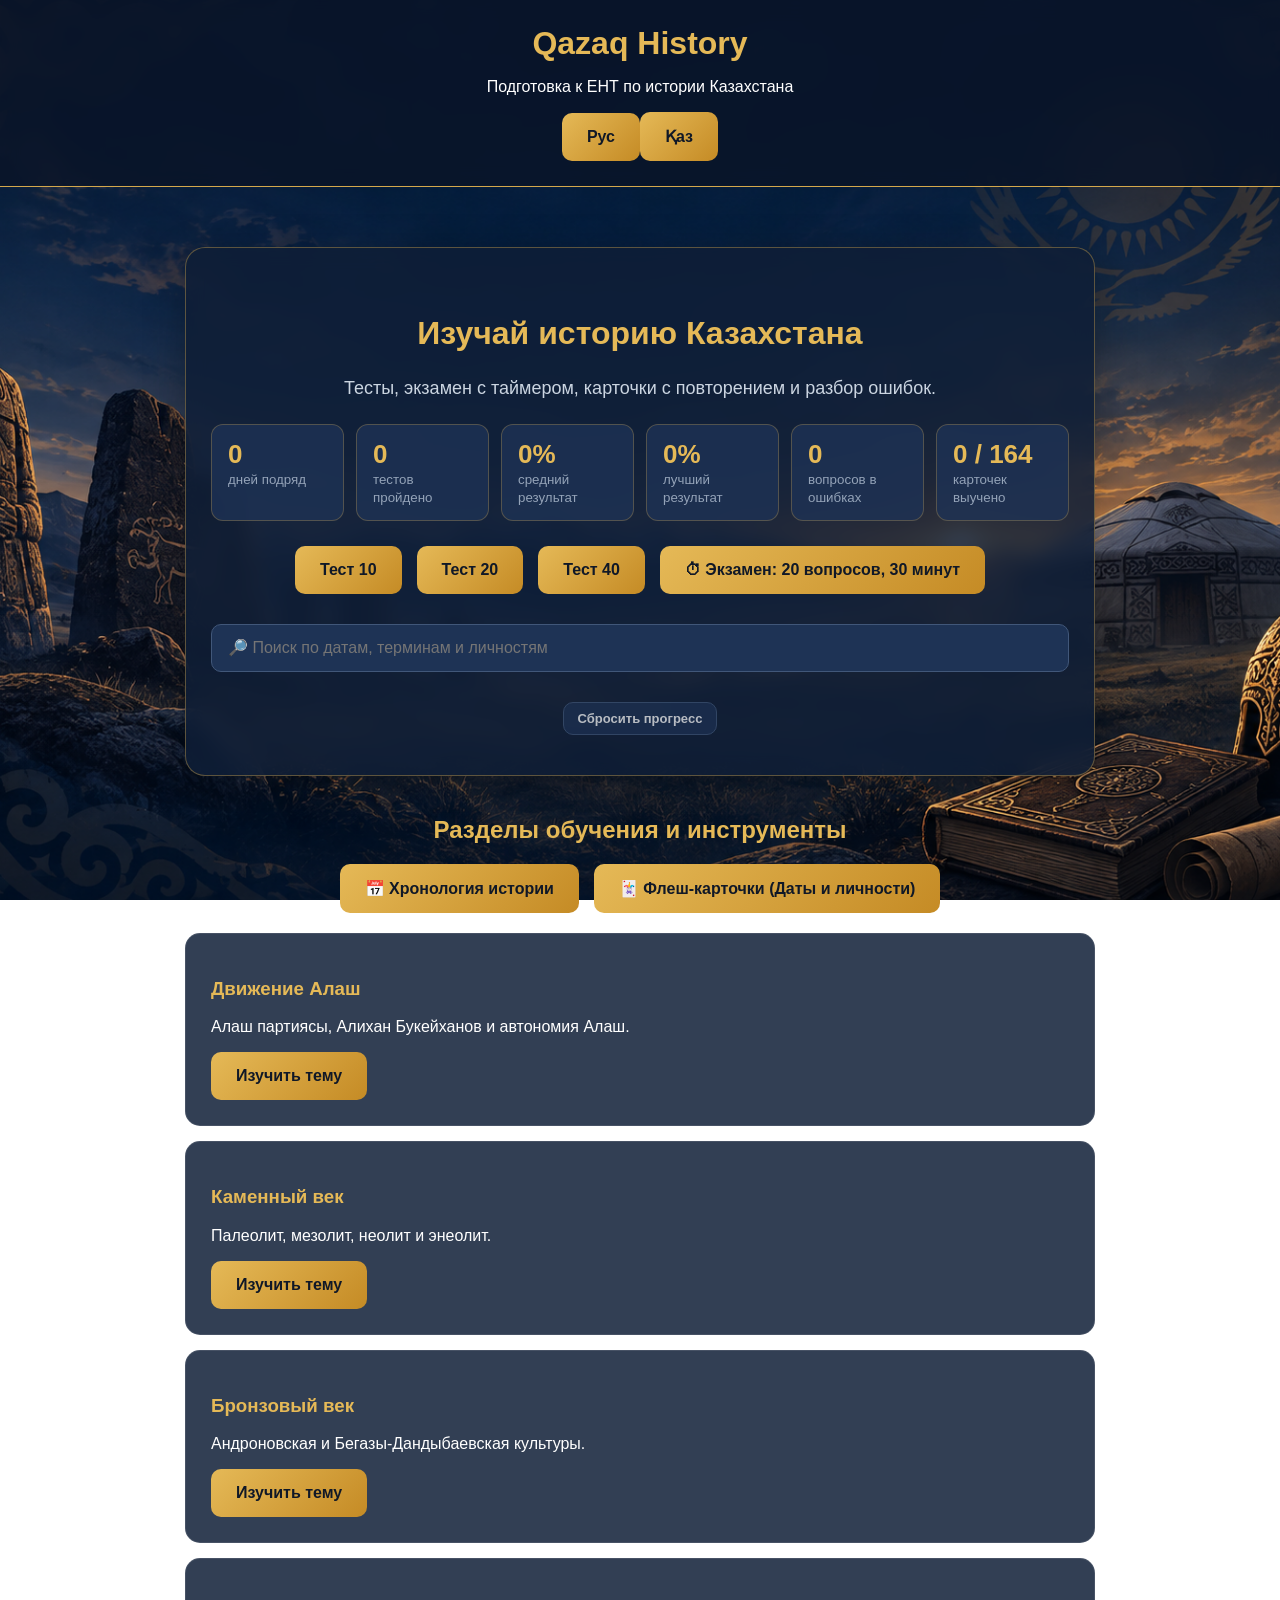
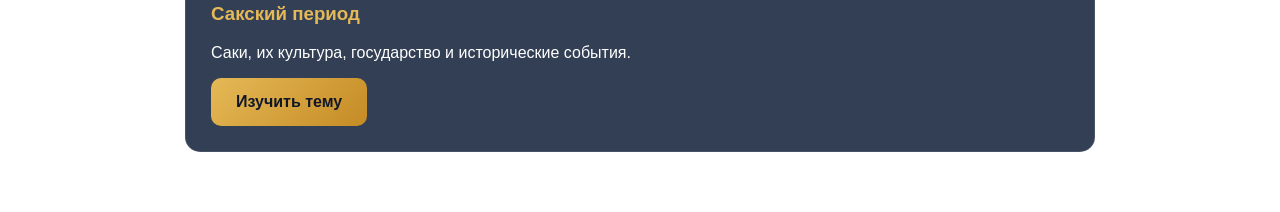
<file: index.html>
<!DOCTYPE html>
<html lang="ru">
<head>
    <meta charset="UTF-8">
    <meta name="viewport" content="width=device-width, initial-scale=1.0">
    <meta name="google-site-verification" content="J-wcHVGQpFS4bearjSTUR0OXeJBZ5PgzmB9jM5A6LLU" />
    <title>Qazaq History — Подготовка к ЕНТ</title>
    <link rel="stylesheet" href="style.css">
    <link rel="stylesheet" href="extra.css">
</head>
<body>

    <header>
        <h1>Qazaq History</h1>
        <p>Подготовка к ЕНТ по истории Казахстана</p>
    </header>

    <main>
        <section class="welcome">
            <h2>Изучай историю Казахстана</h2>
            <p>Тесты, экзамен с таймером, карточки с повторением и разбор ошибок.</p>
            <div id="dash"></div>
        </section>

        <section class="topics">
            <h2>Разделы обучения и инструменты</h2>
            <div class="tools-grid">
                <button onclick="openChronology()">📅 Хронология истории</button>
                <button onclick="openFlashcards()">🃏 Флеш-карточки (Даты и личности)</button>
            </div>

            <div class="topic">
                <h3>Движение Алаш</h3>
                <p>Алаш партиясы, Алихан Букейханов и автономия Алаш.</p>
                <button onclick="openTopic('alash')">Изучить тему</button>
            </div>

            <div class="topic">
                <h3>Каменный век</h3>
                <p>Палеолит, мезолит, неолит и энеолит.</p>
                <button onclick="openTopic('stone')">Изучить тему</button>
            </div>

            <div class="topic">
                <h3>Бронзовый век</h3>
                <p>Андроновская и Бегазы-Дандыбаевская культуры.</p>
                <button onclick="openTopic('bronze')">Изучить тему</button>
            </div>

            <div class="topic">
                <h3>Сакский период</h3>
                <p>Саки, их культура, государство и исторические события.</p>
                <button onclick="openTopic('saka')">Изучить тему</button>
            </div>
        </section>
    </main>

    <script src="script.js"></script>
    <script src="boost.js"></script>
    <script src="lang.js"></script>
    <script src="kk1.js"></script>
</body>
</html>
</file>
<file: style.css>
* {
    box-sizing: border-box;
}

body {
    margin: 0;
    font-family: Arial, sans-serif;

    background-image: url("background.png");
    background-size: cover;
    background-position: center;
    background-attachment: fixed;

    min-height: 100vh;
    color: white;
}

header {
    background: rgba(10, 20, 40, 0.85);
    border-bottom: 1px solid #d4a84c;
    padding: 25px;
    text-align: center;
    backdrop-filter: blur(10px);
}

header h1 {
    color: #e5b957;
    font-size: 32px;
    margin: 0;
}

main {
    max-width: 950px;
    margin: 40px auto;
    padding: 20px;
}

.welcome {
    background: rgba(15, 30, 55, 0.85);
    padding: 40px 25px;
    border: 1px solid rgba(212, 168, 76, 0.4);
    border-radius: 20px;
    text-align: center;
    backdrop-filter: blur(10px);
    box-shadow: 0 10px 40px rgba(0, 0, 0, 0.3);
}

.welcome h2 {
    font-size: 32px;
    color: #e5b957;
}

.welcome p {
    color: #cbd5e1;
    font-size: 18px;
}

button {
    background: linear-gradient(135deg, #e5b957, #c58b25);
    color: #101827;
    border: none;
    padding: 15px 25px;
    border-radius: 10px;
    cursor: pointer;
    font-size: 16px;
    font-weight: bold;
    transition: 0.2s;
}

button:hover {
    transform: translateY(-2px);
    box-shadow: 0 5px 20px rgba(229, 185, 87, 0.3);
}

.topics {
    margin-top: 40px;
}

.topics h2 {
    color: #e5b957;
    text-align: center;
}

.topic {
    background: rgba(15, 30, 55, 0.85);
    padding: 25px;
    margin-top: 15px;
    border-radius: 15px;
    border: 1px solid rgba(255, 255, 255, 0.1);
    transition: 0.2s;
}

.topic:hover {
    border-color: #e5b957;
    transform: translateY(-3px);
}

.topic h3 {
    color: #e5b957;
}

.quiz {
    background: rgba(15, 30, 55, 0.95);
    padding: 30px;
    border-radius: 20px;
    border: 1px solid rgba(212, 168, 76, 0.4);
}

.quiz h2 {
    color: #e5b957;
}

.progress {
    color: #94a3b8;
}

.answers {
    display: grid;
    gap: 12px;
    margin-top: 25px;
}

.answer {
    background: #1e3355;
    color: white;
    border: 1px solid #415779;
    text-align: left;
}

.answer:hover {
    background: #29466d;
}

.answer:disabled {
    opacity: 0.7;
    cursor: default;
    transform: none;
}

.correct {
    color: #4ade80;
    font-weight: bold;
}

.incorrect {
    color: #f87171;
    font-weight: bold;
}

#feedback {
    margin-top: 20px;
    line-height: 1.6;
}

#nextButton {
    margin-top: 20px;
}

.result {
    text-align: center;
}

.result h1 {
    color: #e5b957;
    font-size: 55px;
}

@media (max-width: 600px) {
    header h1 {
        font-size: 24px;
    }

    main {
        margin: 15px auto;
        padding: 12px;
    }

    .welcome {
        padding: 25px 15px;
    }

    .welcome h2 {
        font-size: 25px;
    }

    .quiz {
        padding: 20px;
    }
}
.main-buttons, .tools-grid {
    display: flex;
    gap: 15px;
    justify-content: center;
    flex-wrap: wrap;
    margin-bottom: 20px;
}

.retry-btn {
    background: linear-gradient(135deg, #3b82f6, #2563eb);
    color: white;
}

.progress-container {
    width: 100%;
    height: 8px;
    background: rgba(255, 255, 255, 0.1);
    border-radius: 10px;
    margin: 15px 0;
    overflow: hidden;
}

.progress-fill {
    height: 100%;
    background: #e5b957;
    transition: width 0.3s ease;
}

/* Подсветка самих кнопок при ответе */
.answer.btn-correct {
    background: #166534 !important;
    border-color: #4ade80 !important;
    color: #ffffff !important;
    opacity: 1 !important;
}

.answer.btn-wrong {
    background: #7f1d1d !important;
    border-color: #f87171 !important;
    color: #ffffff !important;
    opacity: 1 !important;
}

/* Флеш-карточки */
.flashcard {
    background: rgba(30, 51, 85, 0.9);
    border: 2px solid #e5b957;
    border-radius: 16px;
    padding: 40px 25px;
    text-align: center;
    cursor: pointer;
    margin: 25px 0;
    min-height: 200px;
    display: flex;
    flex-direction: column;
    justify-content: center;
    transition: transform 0.2s;
}

.flashcard:hover {
    transform: scale(1.02);
}

.flashcard-hint {
    font-size: 13px;
    color: #94a3b8;
    margin-top: 15px;
}
</file>
<file: extra.css>
/* Подключать ПОСЛЕ style.css */
.stats { display: grid; grid-template-columns: repeat(auto-fit, minmax(130px, 1fr)); gap: 12px; margin: 25px 0; text-align: left; }
.stat { background: rgba(30, 51, 85, 0.8); border: 1px solid rgba(212, 168, 76, 0.3); border-radius: 12px; padding: 14px 16px; }
.stat b { display: block; font-size: 26px; color: #e5b957; }
.stat small { color: #94a3b8; }

.search { width: 100%; margin: 10px 0 20px; padding: 14px 16px; border-radius: 10px; border: 1px solid #415779; background: #1e3355; color: #fff; font-size: 16px; }
.search:focus, button:focus-visible { outline: 2px solid #e5b957; outline-offset: 2px; }
#sr .topic { text-align: left; }

.ghost { background: #1e3355; color: #fff; border: 1px solid #415779; }
.good { background: #166534; color: #fff; }
.bad { background: #7f1d1d; color: #fff; }
.reset { margin-top: 10px; font-size: 13px; padding: 8px 14px; opacity: 0.7; }

.timer { float: right; color: #e5b957; font-weight: bold; font-size: 20px; padding-top: 12px; }
.timer.low { color: #f87171; }

.review { text-align: left; border-left: 4px solid #f87171; padding: 4px 16px; margin: 14px 0; background: rgba(0, 0, 0, 0.2); border-radius: 8px; line-height: 1.5; }
</file>
